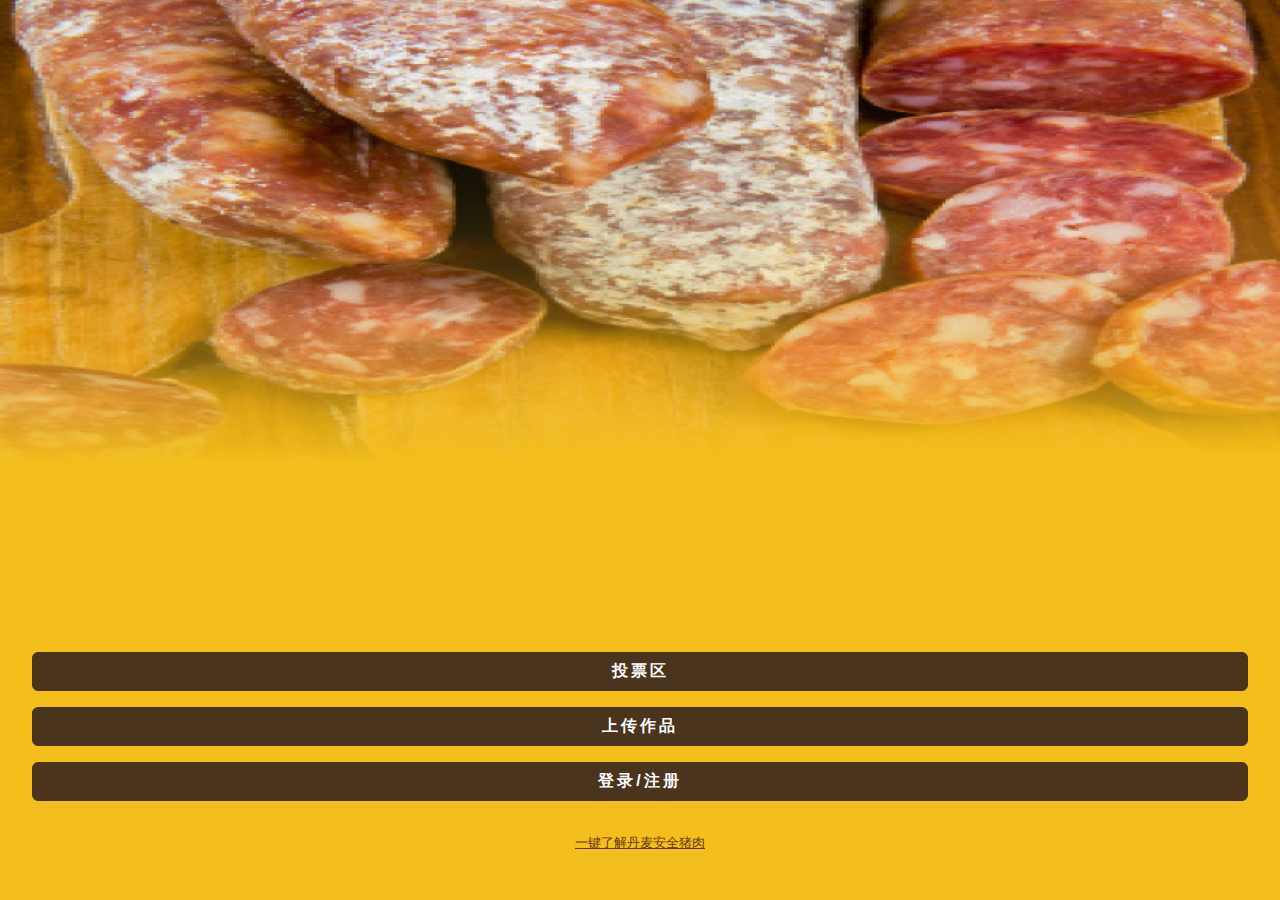
<file: index.html>
<!DOCTYPE html>
<html>
  <head>
    <meta charset="utf-8">
    <meta name="viewport" content="width=device-width, initial-scale=1">
    <title>邻里</title>
    <link rel="stylesheet" href="css/style.css" />
    <script src="js/jquery-1.11.1.min.js"></script>
    <script src="js/lili.js"></script>

  </head>
  <body>
  	
    <div class="full-background index-background">
        <div class="index-content">
        	<div class="choose-detail">
            	<button class="orange-btn" onClick="location.href='area.html'">投票区</button><br/>
                <button class="orange-btn" onClick="location.href='upload.html'">上传作品</button><br/>
                <button class="orange-btn" onClick="location.href='login.html'">登录/注册</button>
                <div>
                	<a href="#">一键了解丹麦安全猪肉</a>
                </div>
                
            </div>
        </div>
        
    </div>
    
  </body>
</html>
</file>
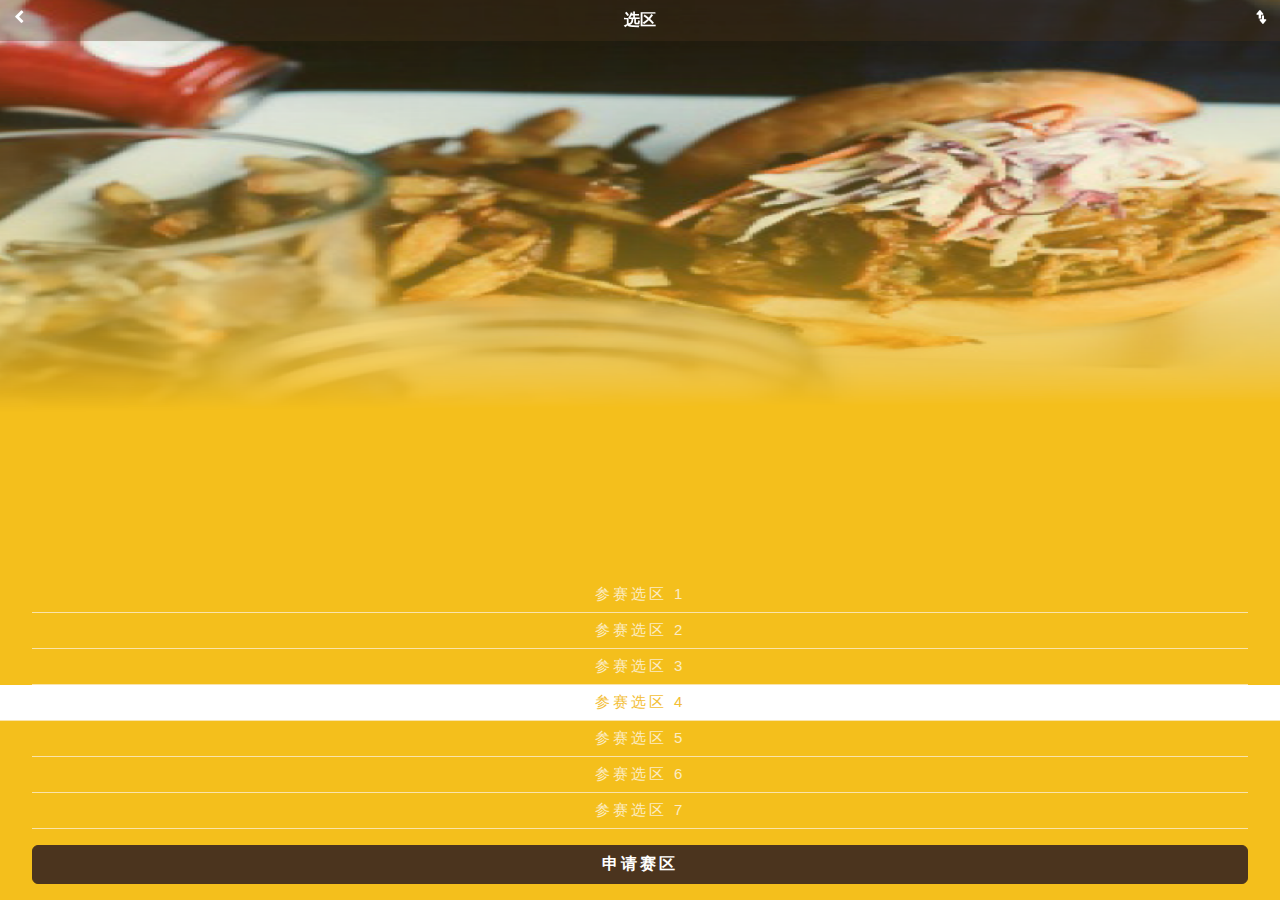
<file: area.html>
<!DOCTYPE html>
<html>
  <head>
    <meta charset="utf-8">
    <meta name="viewport" content="width=device-width, initial-scale=1">
    <title>邻里</title>
    <link rel="stylesheet" href="css/style.css" />
    <link rel="stylesheet" href="css/font.css" />
    <script src="js/jquery-1.11.1.min.js"></script>
    <script src="js/lili.js"></script>

  </head>
  <body>
  	
    <div class="full-background area-background">
    	<div class="header-style">
        	<a href="javascript:;" onclick="history.go(-1)" class="header-left"><span class="icon-chevron-left"></span></a>
            <h1>选区</h1>
            <a href="#" class="header-right"><span class="icon-topdown"></span></a>
        </div>
        <div class="area-content">
        	<ul>
            	<li>参赛选区 1</li>
                <li>参赛选区 2</li>
                <li>参赛选区 3</li>
                <li class="active">参赛选区 4</li>
                <li>参赛选区 5</li>
                <li>参赛选区 6</li>
                <li>参赛选区 7</li>
            </ul>
            <button class="orange-btn" onClick="location.href='vote.html'">申请赛区</button>
        </div>
        
    </div>
    
  </body>
</html>
</file>
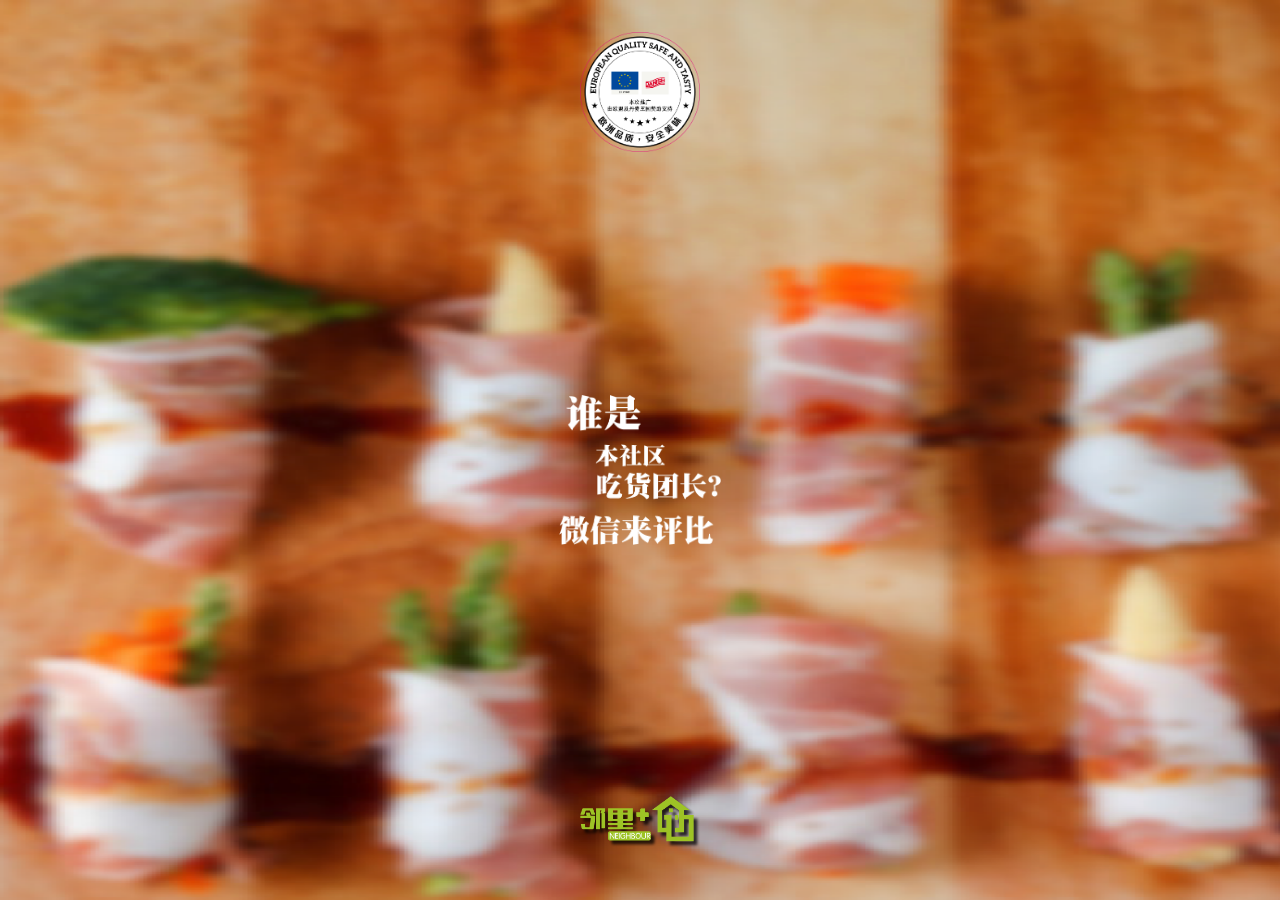
<file: guide-1.html>
<!DOCTYPE html>
<html>
  <head>
    <meta charset="utf-8">
    <meta name="viewport" content="width=device-width, initial-scale=1">
    <title>邻里</title>
    <link rel="stylesheet" href="css/style.css" />
    <script src="js/jquery-1.11.1.min.js"></script>
    <script src="js/lili.js"></script>

  </head>
  <body>
  	<a href="guide-2.html">
        <div class="guid guid-background-1">
            <img class="logo" src="images/logo-normal.png"/><br/>
            <div class="word">
            	<img src="images/guide-word-1.png"/>
            </div>
            
            <div class="bottom">
            	<img src="images/guide-logo.png"/>
            </div>
            
        </div>
        
    </a>
    
  </body>
</html>
</file>
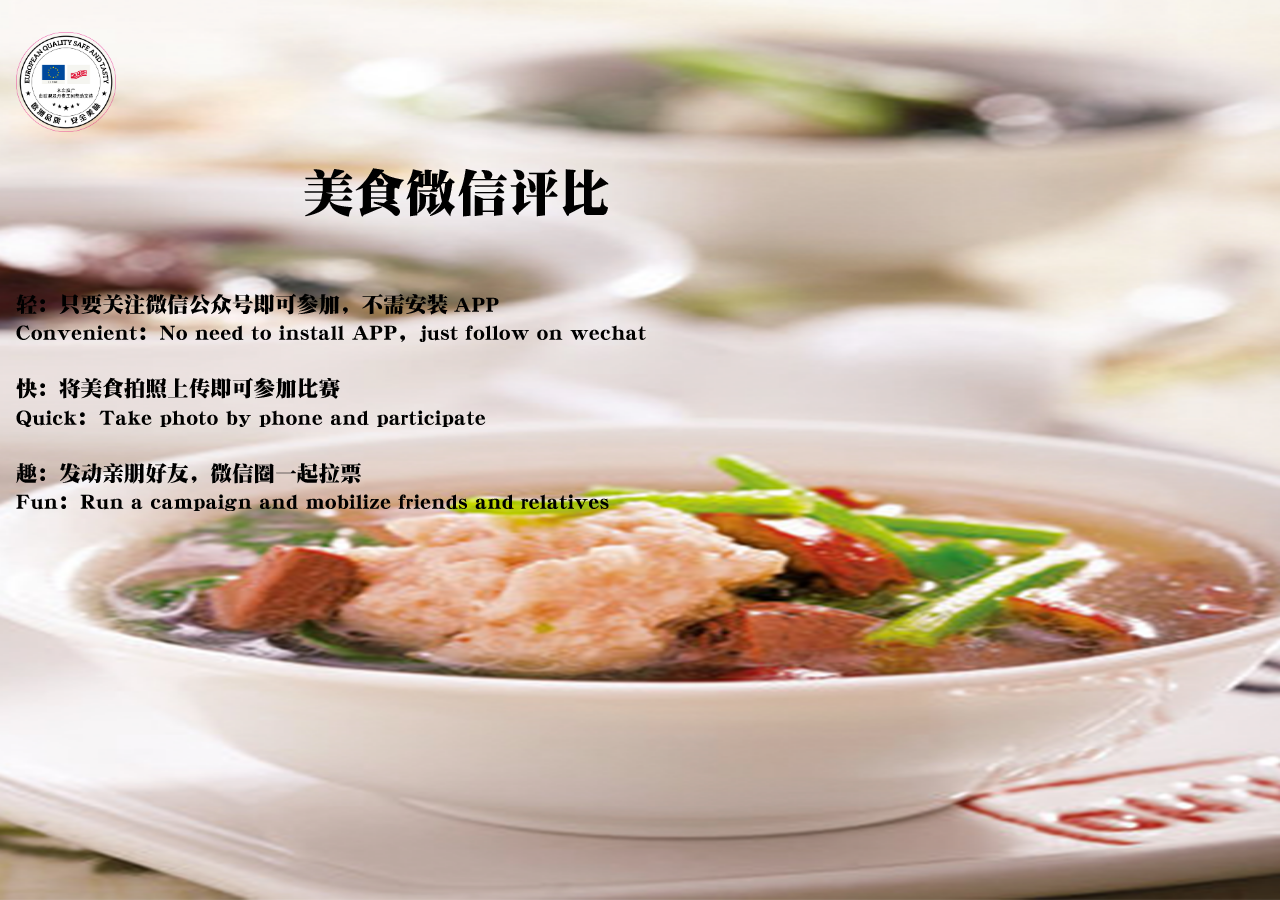
<file: guide-2.html>
<!DOCTYPE html>
<html>
  <head>
    <meta charset="utf-8">
    <meta name="viewport" content="width=device-width, initial-scale=1">
    <title>邻里</title>
    <link rel="stylesheet" href="css/style.css" />
    <script src="js/jquery-1.11.1.min.js"></script>
    <script src="js/lili.js"></script>

  </head>
  <body>
  	<a href="guide-3.html">
        <div class="guid-2 guid-background-2">
            <img class="logo" src="images/logo-normal.png"/><br/>
            
            <img src="images/guide-word-2.png"/>
           
        </div>
        
    </a>
    
  </body>
</html>
</file>
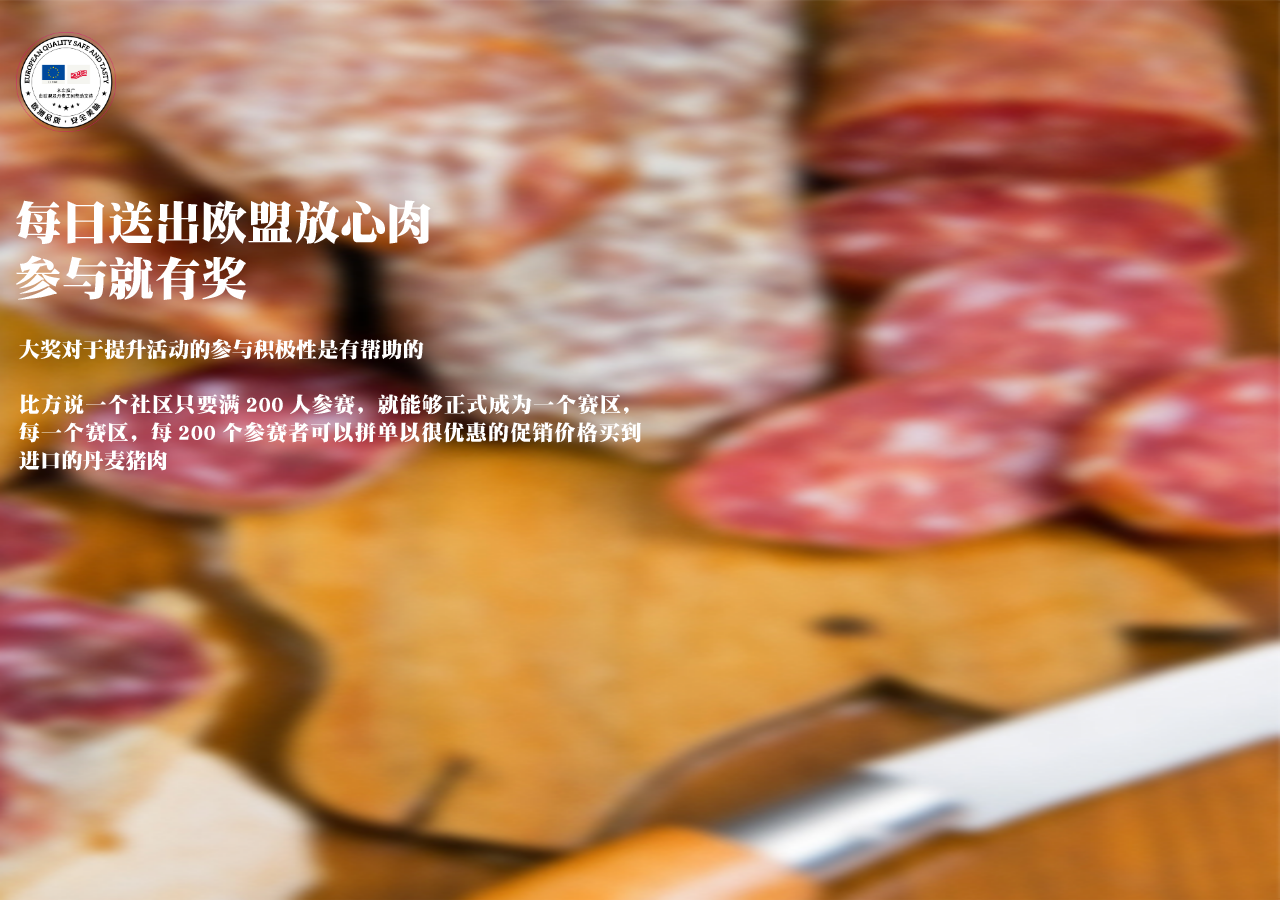
<file: guide-3.html>
<!DOCTYPE html>
<html>
  <head>
    <meta charset="utf-8">
    <meta name="viewport" content="width=device-width, initial-scale=1">
    <title>邻里</title>
    <link rel="stylesheet" href="css/style.css" />
    <script src="js/jquery-1.11.1.min.js"></script>
    <script src="js/lili.js"></script>

  </head>
  <body>
  	<a href="guide-4.html">
        <div class="guid-2 guid-background-3">
            <img class="logo" src="images/logo-normal.png"/><br/>
            
            <img style="margin-top: 2em;"src="images/guide-word-3.png"/>
            
        </div>
        
    </a>
    
  </body>
</html>
</file>
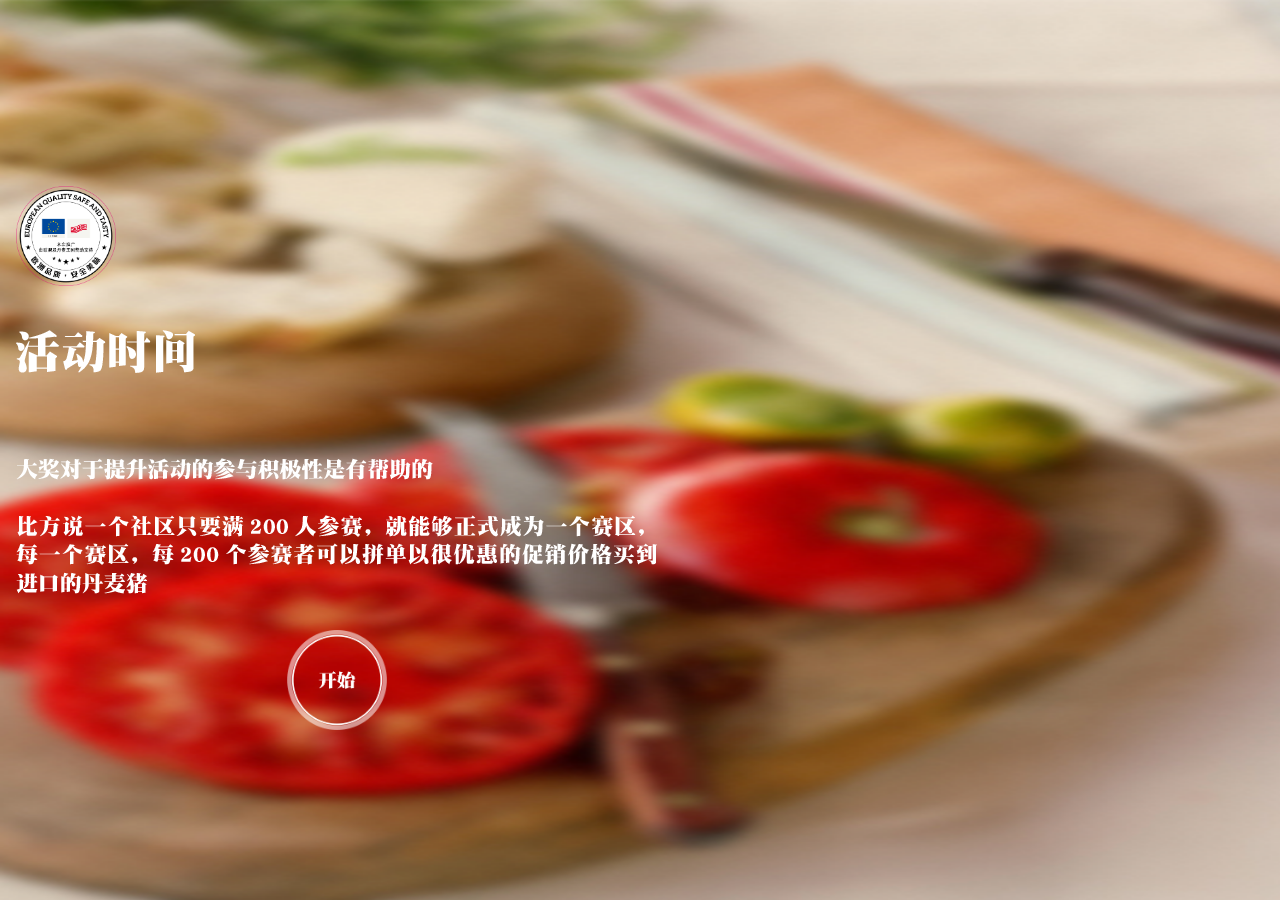
<file: guide-4.html>
<!DOCTYPE html>
<html>
  <head>
    <meta charset="utf-8">
    <meta name="viewport" content="width=device-width, initial-scale=1">
    <title>邻里</title>
    <link rel="stylesheet" href="css/style.css" />
    <script src="js/jquery-1.11.1.min.js"></script>
    <script src="js/lili.js"></script>

  </head>
  <body>
    <div class="guid-2 guid-background-4">
        <div class="guid-content">
            <img class="logo" src="images/logo-normal.png"/><br/>
                
                <div class="word">
                    <img src="images/guide-word-4.png"/>
                </div>
                
                <div class="start-btn">
                    <a href="index.html">
                        <img src="images/start-btn.png"/>
                    </a>
                </div>
         </div>
        
        
        
    </div>
      
  </body>
</html>
</file>
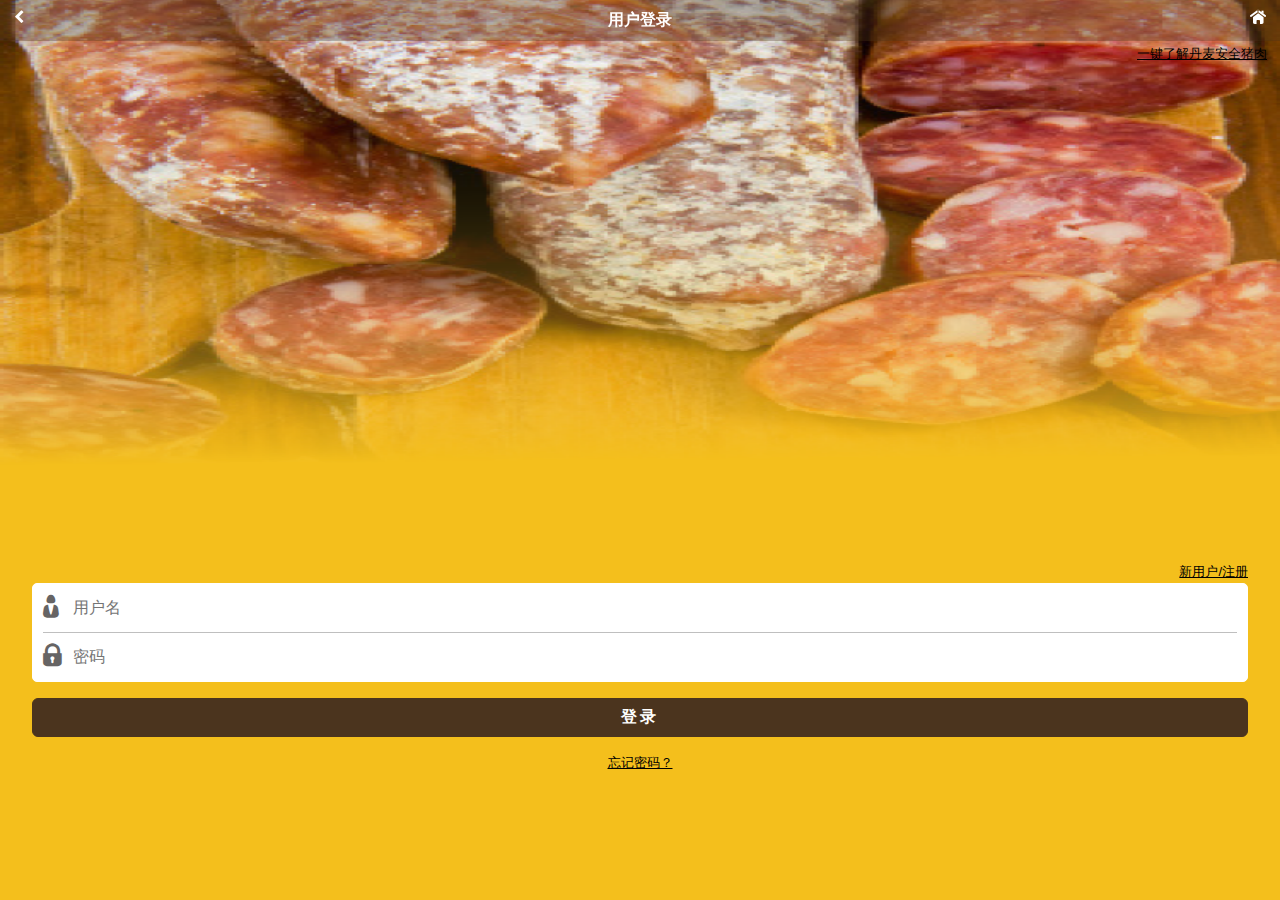
<file: login.html>
<!DOCTYPE html>
<html>
  <head>
    <meta charset="utf-8">
    <meta name="viewport" content="width=device-width, initial-scale=1">
    <title>邻里</title>
    <link rel="stylesheet" href="css/style.css" />
    <link rel="stylesheet" href="css/font.css" />
    <script src="js/jquery-1.11.1.min.js"></script>
    <script src="js/lili.js"></script>

  </head>
  <body>
  	
    <div class="full-background index-background">
    	<div class="header-style">
        	<a href="javascript:;" onclick="history.go(-1)" class="header-left"><span class="icon-chevron-left"></span></a>
            <h1>用户登录</h1>
            <a href="index.html" class="header-right"><span class="icon-home"></span></a>
        </div>
        <a href="#" class="top-link">一键了解丹麦安全猪肉</a>
        <div class="login-content">
        	
            <a class="float-right" href="register.html">新用户/注册</a>
        	<form class="form-group">
            	
                <div>
                	<span class="icon-person"></span>
                    <input type="text" placeholder="用户名" />
                </div>
                
                <div class="last">
                	<span class="icon-password"></span>
                    <input type="password" placeholder="密码" />
                </div>
            	
            </form>
            
            <button class="orange-btn" onClick="location.href='index.html'">登录</button>
            
            <div class="align-center"><a href="#" class="forget-password">忘记密码？</a></div>
        </div>
        
    </div>
    
  </body>
</html>
</file>
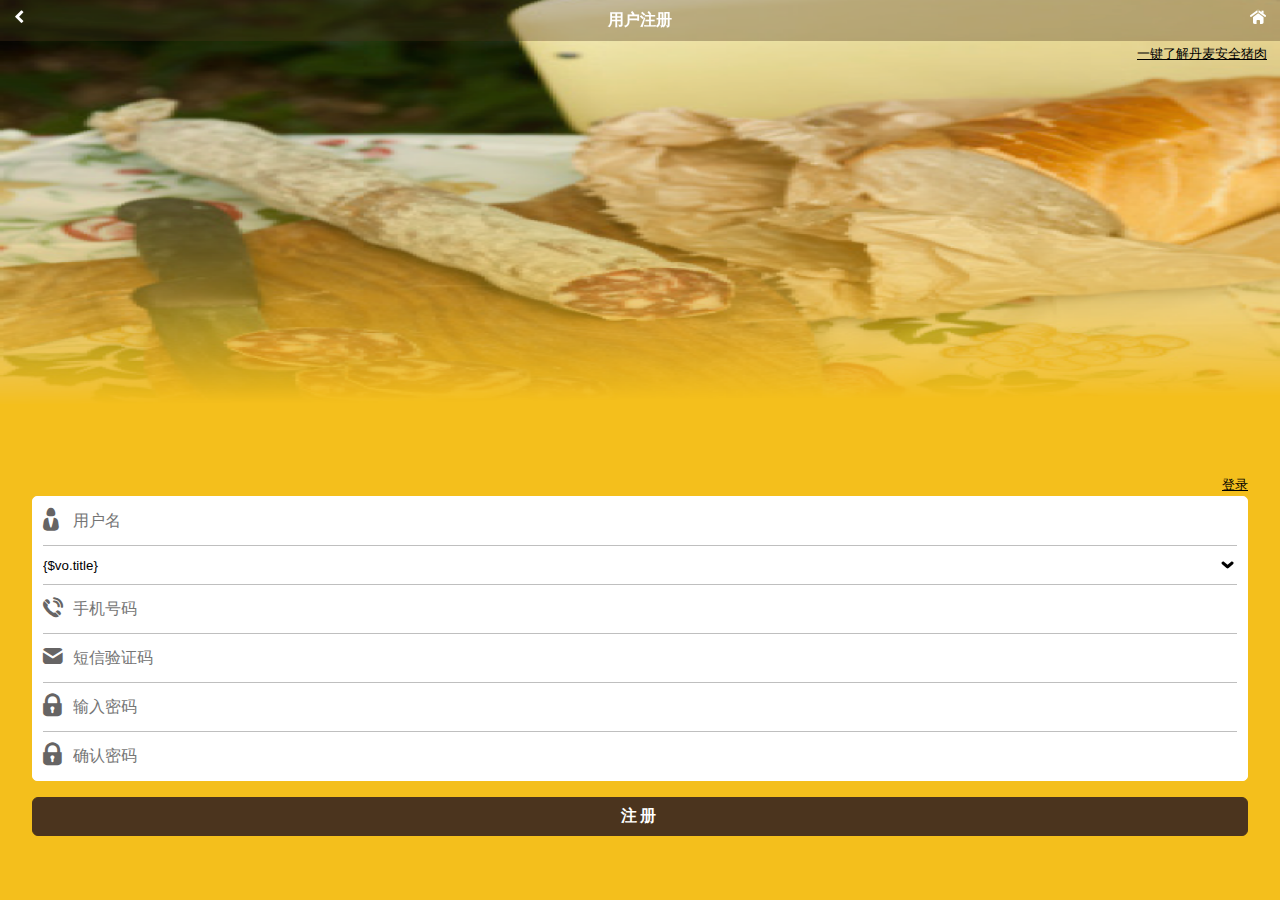
<file: register.html>
<!DOCTYPE html>
<html>
  <head>
    <meta charset="utf-8">
    <meta name="viewport" content="width=device-width, initial-scale=1">
    <title>邻里</title>
    <link rel="stylesheet" href="css/style.css" />
    <link rel="stylesheet" href="css/font.css" />
    <script src="js/jquery-1.11.1.min.js"></script>
    <script src="js/lili.js"></script>

  </head>
  <body>
  	
    <div class="full-background register-background">
    	<div class="header-style">
        	<a href="javascript:;" onclick="history.go(-1)" class="header-left"><span class="icon-chevron-left"></span></a>
            <h1>用户注册</h1>
            <a href="index.html" class="header-right"><span class="icon-home"></span></a>
        </div>
        <a href="#" class="top-link">一键了解丹麦安全猪肉</a>
        <div class="register-content">
        	
            <a class="float-right" href="login.html">登录</a>
        	<form class="form-group">
            	
                <div>
                	<span class="icon-person"></span>
                    <input type="text" placeholder="用户名" />
                </div>

                <div class="select-style">
                    <select id="select-choice-1"  class="select-choice-1" name="area"  >
                            <volist name="area" id="vo">
                            <option  value="{$vo.id}" >{$vo.title}</option>
                            </volist>
                    </select>
                 </div>
                
                <div>
                	<span class="icon-phone"></span>
                    <input type="text" placeholder="手机号码" />
                </div>
                
                <div>
                	<span class="icon-message"></span>
                    <input type="text" placeholder="短信验证码" />
                </div>
                
                <div>
                	<span class="icon-password"></span>
                    <input type="password" placeholder="输入密码" />
                </div>
                
                <div class="last">
                	<span class="icon-password"></span>
                    <input type="password" placeholder="确认密码" />
                </div>
            	
            </form>
            
            <button class="orange-btn" onClick="location.href='login.html'">注册</button>
            
        </div>
        
    </div>
    
  </body>
</html>
</file>
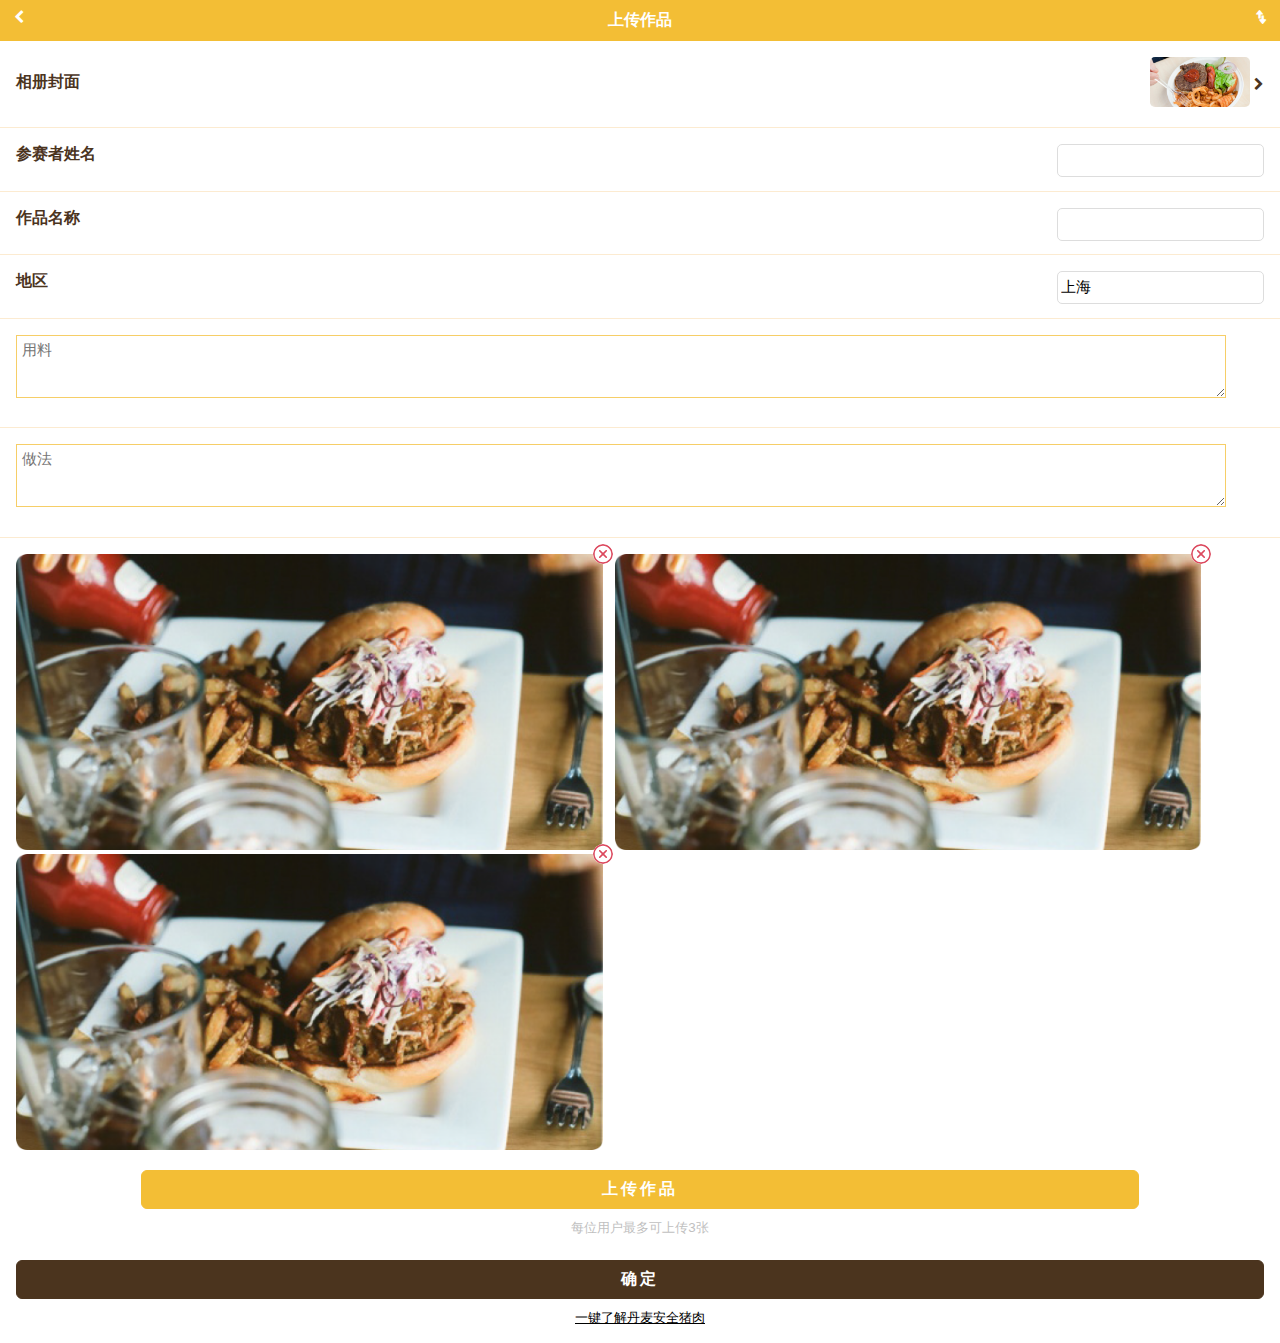
<file: upload.html>
<!DOCTYPE html>
<html>
  <head>
    <meta charset="utf-8">
    <meta name="viewport" content="width=device-width, initial-scale=1">
    <title>邻里</title>
    <link rel="stylesheet" href="css/style.css" />
    <link rel="stylesheet" href="css/font.css" />
    <script src="js/jquery-1.11.1.min.js"></script>
    <script src="js/lili.js"></script>

  </head>
  <body>
  	
    <div class="upload-content">
    	<div class="header-style yellow-background">
        	<a href="javascript:;" onclick="history.go(-1)" class="header-left"><span class="icon-chevron-left"></span></a>
            <h1>上传作品</h1>
            <a href="#" class="header-right"><span class="icon-topdown"></span></a>
        </div>
        
        <div class="upload-list">
        	<ul class="upload-info">
            	<li class="thumer">
                	<a href="#">
                    	<font>相册封面</font>
                        <span>
                        	<img src="images/vote-icon-3.png"/>
                            <small class="icon-chevron-right"></small>
                        </span>
                        
                    </a>
                    <div class="clear"></div>
                </li>
                <li>
                	<a href="#">
                    	<font>参赛者姓名</font>
                        <span>
                        	<input type="text"/>
                        </span>
                    </a>
                </li>
                <li>
                	<a href="#">
                    	<font>作品名称</font>
                        <span>
                        	<input type="text"/>
                        </span>
                    </a>
                </li>
                <li>
                	<a href="#">
                    	<font>地区</font>
                        <span>
                        	<input type="text" value="上海"/>
                        </span>
                    </a>
                </li>
                <li>
                	<textarea rows="3" placeholder="用料"></textarea>
                </li>
                <li>
                	<textarea rows="3" placeholder="做法"></textarea>
                </li>
            </ul>
            
            <div class="img-detail">
            	<ul>
               		<li>
                    	<img src="images/vote-icon-1.png"/>
                        <a href="#"><img class="del" src="images/detel.svg"/></a>
                    </li> 
                    <li>
                    	<img src="images/vote-icon-1.png"/>
                        <a href="#"><img class="del" src="images/detel.svg"/></a>
                    </li> 
                    <li>
                    	<img src="images/vote-icon-1.png"/>
                        <a href="#"><img class="del" src="images/detel.svg"/></a>
                    </li>  
                </ul>
                <div class="clear"></div>
                <button class="yellow-btn">上传作品</button>
                <small>每位用户最多可上传3张</small>
                <button class="orange-btn">确定</button>
                <a href="#">一键了解丹麦安全猪肉</a>
            </div>
            
        </div>
        
    </div>
    
  </body>
</html>
</file>
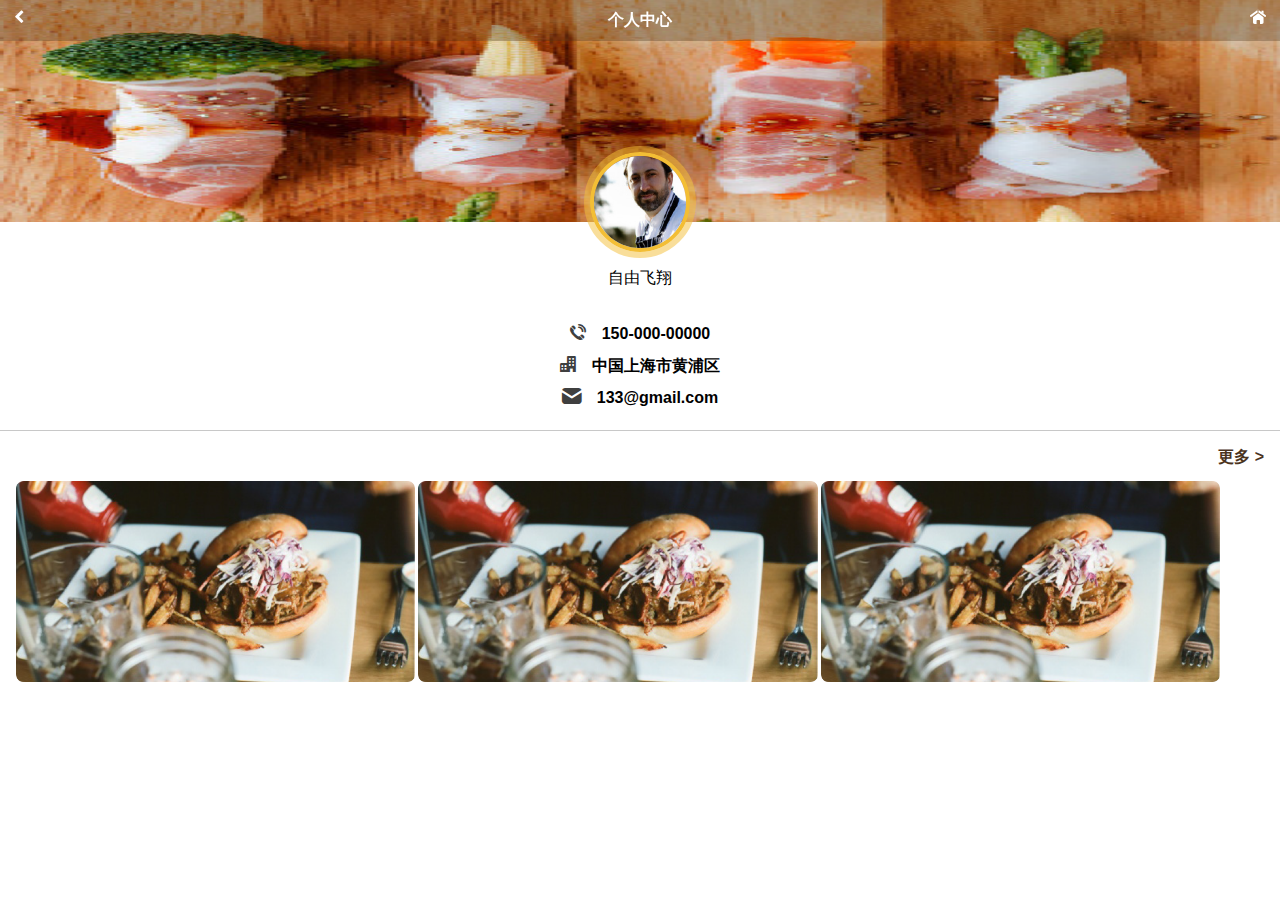
<file: usercenter.html>
<!DOCTYPE html>
<html>
  <head>
    <meta charset="utf-8">
    <meta name="viewport" content="width=device-width, initial-scale=1">
    <title>邻里</title>
    <link rel="stylesheet" href="css/style.css" />
    <link rel="stylesheet" href="css/font.css" />
    <script src="js/jquery-1.11.1.min.js"></script>
    <script src="js/lili.js"></script>

  </head>
  <body>
  	
    <div class="usercenter">
    	<div class="header-style">
        	<a href="javascript:;" onclick="history.go(-1)" class="header-left"><span class="icon-chevron-left"></span></a>
            <h1>个人中心</h1>
            <a href="index.html" class="header-right"><span class="icon-home"></span></a>
        </div>
        
        <a href="#" class="top-link">一键了解丹麦安全猪肉</a>
        <div class="usercenter-content">
        	
            <div class="usericon-background">
            	<div class="align-center">
                    <div>
                        <img src="images/user-icon.png"/>
                        <h4>自由飞翔</h4>
                    </div>
                </div>
            </div>
            
            <div class="user-detail">
            	<h4><span class="icon-phone"></span><font>150-000-00000</font></h4>
            	<h4><span class="icon-houser"></span><font>中国上海市黄浦区</font></h4>
            	<h4><span class="icon-message"></span><font>133@gmail.com</font></h4>
            </div>
            
            <div class="user-img">
            	<div class="align-right"><a href="#">更多 ></a></div>
                <ul>
                	<li><img src="images/vote-icon-1.png"/></li>
                    <li><img src="images/vote-icon-1.png"/></li>
                    <li><img src="images/vote-icon-1.png"/></li>
                </ul>
                <div class="clear"></div>
            </div>
            
        </div>
        
    </div>
    
  </body>
</html>
</file>
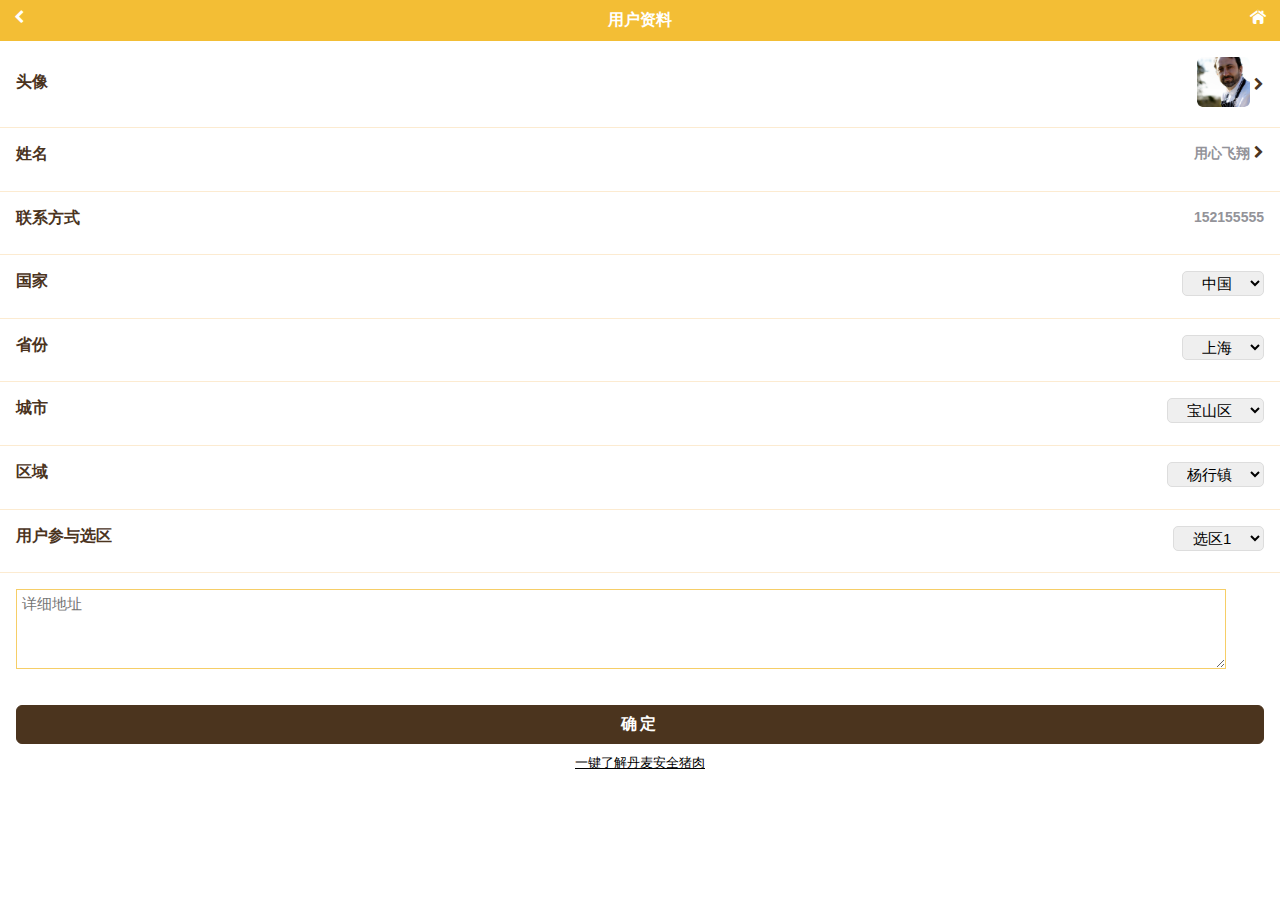
<file: userdetail.html>
<!DOCTYPE html>
<html>
  <head>
    <meta charset="utf-8">
    <meta name="viewport" content="width=device-width, initial-scale=1">
    <title>邻里</title>
    <link rel="stylesheet" href="css/style.css" />
    <link rel="stylesheet" href="css/font.css" />
    <script src="js/jquery-1.11.1.min.js"></script>
    <script src="js/lili.js"></script>

  </head>
  <body>
  	
    <div class="upload-content">
    	<div class="header-style yellow-background">
        	<a href="javascript:;" onclick="history.go(-1)" class="header-left"><span class="icon-chevron-left"></span></a>
            <h1>用户资料</h1>
            <a href="#" class="header-right"><span class="icon-home"></span></a>
        </div>
        
        <div class="upload-list">
        	<ul class="upload-info">
            	<li class="thumer">
                	<a href="#">
                    	<font>头像</font>
                        <span>
                        	<img src="images/user-icon.png"/>
                            <small class="icon-chevron-right"></small>
                        </span>
                        
                    </a>
                    <div class="clear"></div>
                </li>
                <li>
                	<a href="#">
                    	<font>姓名</font>
                        <span>
                        	<font>用心飞翔</font>
                        	<small class="icon-chevron-right"></small>
                        </span>
                    </a>
                </li>
                <li>
                	<a href="#">
                    	<font>联系方式</font>
                        <span>
                        	<font>152155555</font>
                        </span>
                    </a>
                </li>
                <li>
                	<a href="#">
                    	<font>国家</font>
                        <span>
                        	<select>
                            	<option>中国</option>
                                <option>外国</option>
                            </select>
                        </span>
                    </a>
                </li>
                <li>
                	<a href="#">
                    	<font>省份</font>
                        <span>
                        	<select>
                            	<option>上海</option>
                                <option>外国</option>
                            </select>
                        </span>
                    </a>
                </li>
                <li>
                	<a href="#">
                    	<font>城市</font>
                        <span>
                        	<select>
                            	<option>宝山区</option>
                                <option>外国</option>
                            </select>
                        </span>
                    </a>
                </li>
                <li>
                	<a href="#">
                    	<font>区域</font>
                        <span>
                        	<select>
                            	<option>杨行镇</option>
                                <option>外国</option>
                            </select>
                        </span>
                    </a>
                </li>
                <li>
                	<a href="#">
                    	<font>用户参与选区</font>
                        <span>
                        	<select>
                            	<option>选区1</option>
                                <option>外国</option>
                            </select>
                        </span>
                    </a>
                </li>
                <li class="last">
                	<textarea rows="4" placeholder="详细地址"></textarea>
                </li>
            </ul>
            
            <div class="img-detail">
                <button class="orange-btn" style="margin-top: -1em;">确定</button>
                <a href="#">一键了解丹麦安全猪肉</a>
            </div>
            
        </div>
        
    </div>
    
  </body>
</html>
</file>
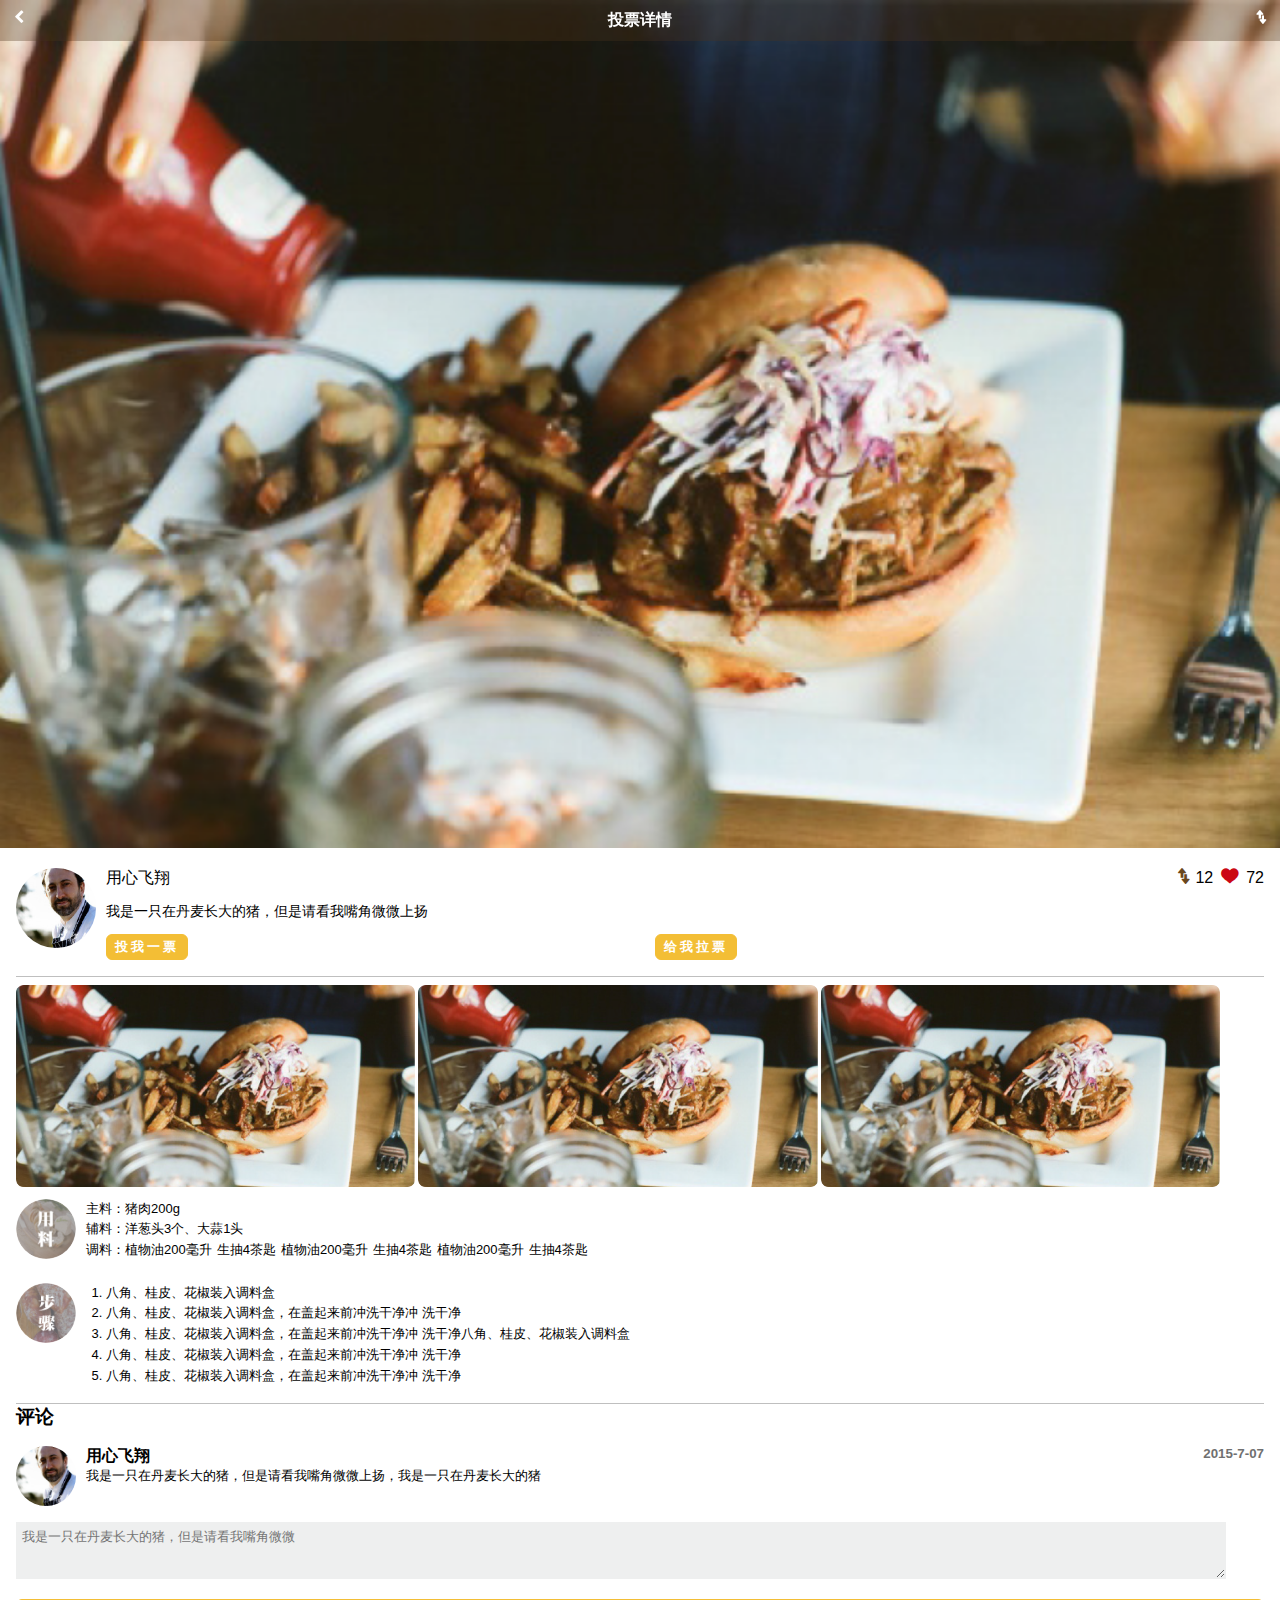
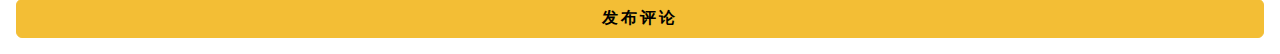
<file: vote-detail.html>
<!DOCTYPE html>
<html>
  <head>
    <meta charset="utf-8">
    <meta name="viewport" content="width=device-width, initial-scale=1">
    <title>邻里</title>
    <link rel="stylesheet" href="css/style.css" />
    <link rel="stylesheet" href="css/font.css" />
    <script src="js/jquery-1.11.1.min.js"></script>
    <script src="js/lili.js"></script>

  </head>
  <body>
  	
    <div class="vote-detail-content">
    	<div class="header-style">
        	<a href="javascript:;" onclick="history.go(-1)" class="header-left"><span class="icon-chevron-left"></span></a>
            <h1>投票详情</h1>
            <a href="#" class="header-right"><span class="icon-topdown"></span></a>
        </div>
        <a href="#" class="top-link">一键了解丹麦安全猪肉</a>
        <div class="vote-detail">
        	
            <div class="goods-detail">
            	<img src="images/vote-deail.png"/>
                <!--<div>
                	<span class="icon-heater active"></span>72
                </div>-->
            </div>
            
            <div class="user-info">
            	<img src="images/user-icon.png"/>
                <div class="user-right">
                	<h4>
                        用心飞翔
                        <div class="attention" style="float: right;">
                            <span class="icon-heater active"></span>72
                        </div>
                        <font style="margin-right: 8px;"><span class="icon-topdown" style="color: #6A471D;margin-right: 5px;"></span>12</font>
                        
                        
                    </h4>
                    <p>我是一只在丹麦长大的猪，但是请看我嘴角微微上扬</p>
                    <ul>
                        <li><button class="yellow-btn">投我一票</button></li>
                        <li><button class="yellow-btn">给我拉票</button></li>
                    </ul>
                    <div class="clear"></div>
                </div>
                
                <div class="detail">
                	<ul>
                        <li><img src="images/vote-icon-1.png"/></li> 
                        <li><img src="images/vote-icon-1.png"/></li> 
                        <li><img src="images/vote-icon-1.png"/></li> 
                    </ul>
                    <div class="clear"></div>
                    <div>
                    	<img src="images/use-thing.png"/>
                        <div class="detail-right">
                        	<ul>
                            	<li>主料：猪肉200g</li>
                                <li>辅料：洋葱头3个、大蒜1头</li>
                                <li class="food">
                                	<font>调料：</font>
                                	<ul>
                                    	<li>植物油200毫升</li>
                                        <li>生抽4茶匙</li>
                                        <li>植物油200毫升</li>
                                        <li>生抽4茶匙</li>
                                        <li>植物油200毫升</li>
                                        <li>生抽4茶匙</li>
                                    </ul>
                                </li>
                            </ul>
                        </div>
                    </div>
                    <div class="clear"></div>
                    
                    <div>
                    	<img src="images/step.png"/>
                        <div class="detail-right" style="padding-left: 90px;">
                        	<ol>
                            	<li>八角、桂皮、花椒装入调料盒</li>
                                <li>八角、桂皮、花椒装入调料盒，在盖起来前冲洗干净冲 洗干净</li>
                            	<li>八角、桂皮、花椒装入调料盒，在盖起来前冲洗干净冲 洗干净八角、桂皮、花椒装入调料盒</li>
                                <li>八角、桂皮、花椒装入调料盒，在盖起来前冲洗干净冲 洗干净</li>
                                <li>八角、桂皮、花椒装入调料盒，在盖起来前冲洗干净冲 洗干净</li>
                            </ol>
                        </div>
                    </div>
                    
                </div>
                
                <div class="comment">
                	<h3>评论</h3>
                    <div>
                    	<img src="images/user-icon.png"/>
                        <div class="comment-right">
                        	<h4>用心飞翔<small>2015-7-07</small></h4>
                            <p>我是一只在丹麦长大的猪，但是请看我嘴角微微上扬，我是一只在丹麦长大的猪</p>
                        </div>
                    </div>
                    <textarea rows="3" placeholder="我是一只在丹麦长大的猪，但是请看我嘴角微微"></textarea>
                    <button class="yellow-btn">发布评论</button>
                </div>
                
                
               
                
            </div>
        </div>
        
    </div>
    
  </body>
</html>
</file>
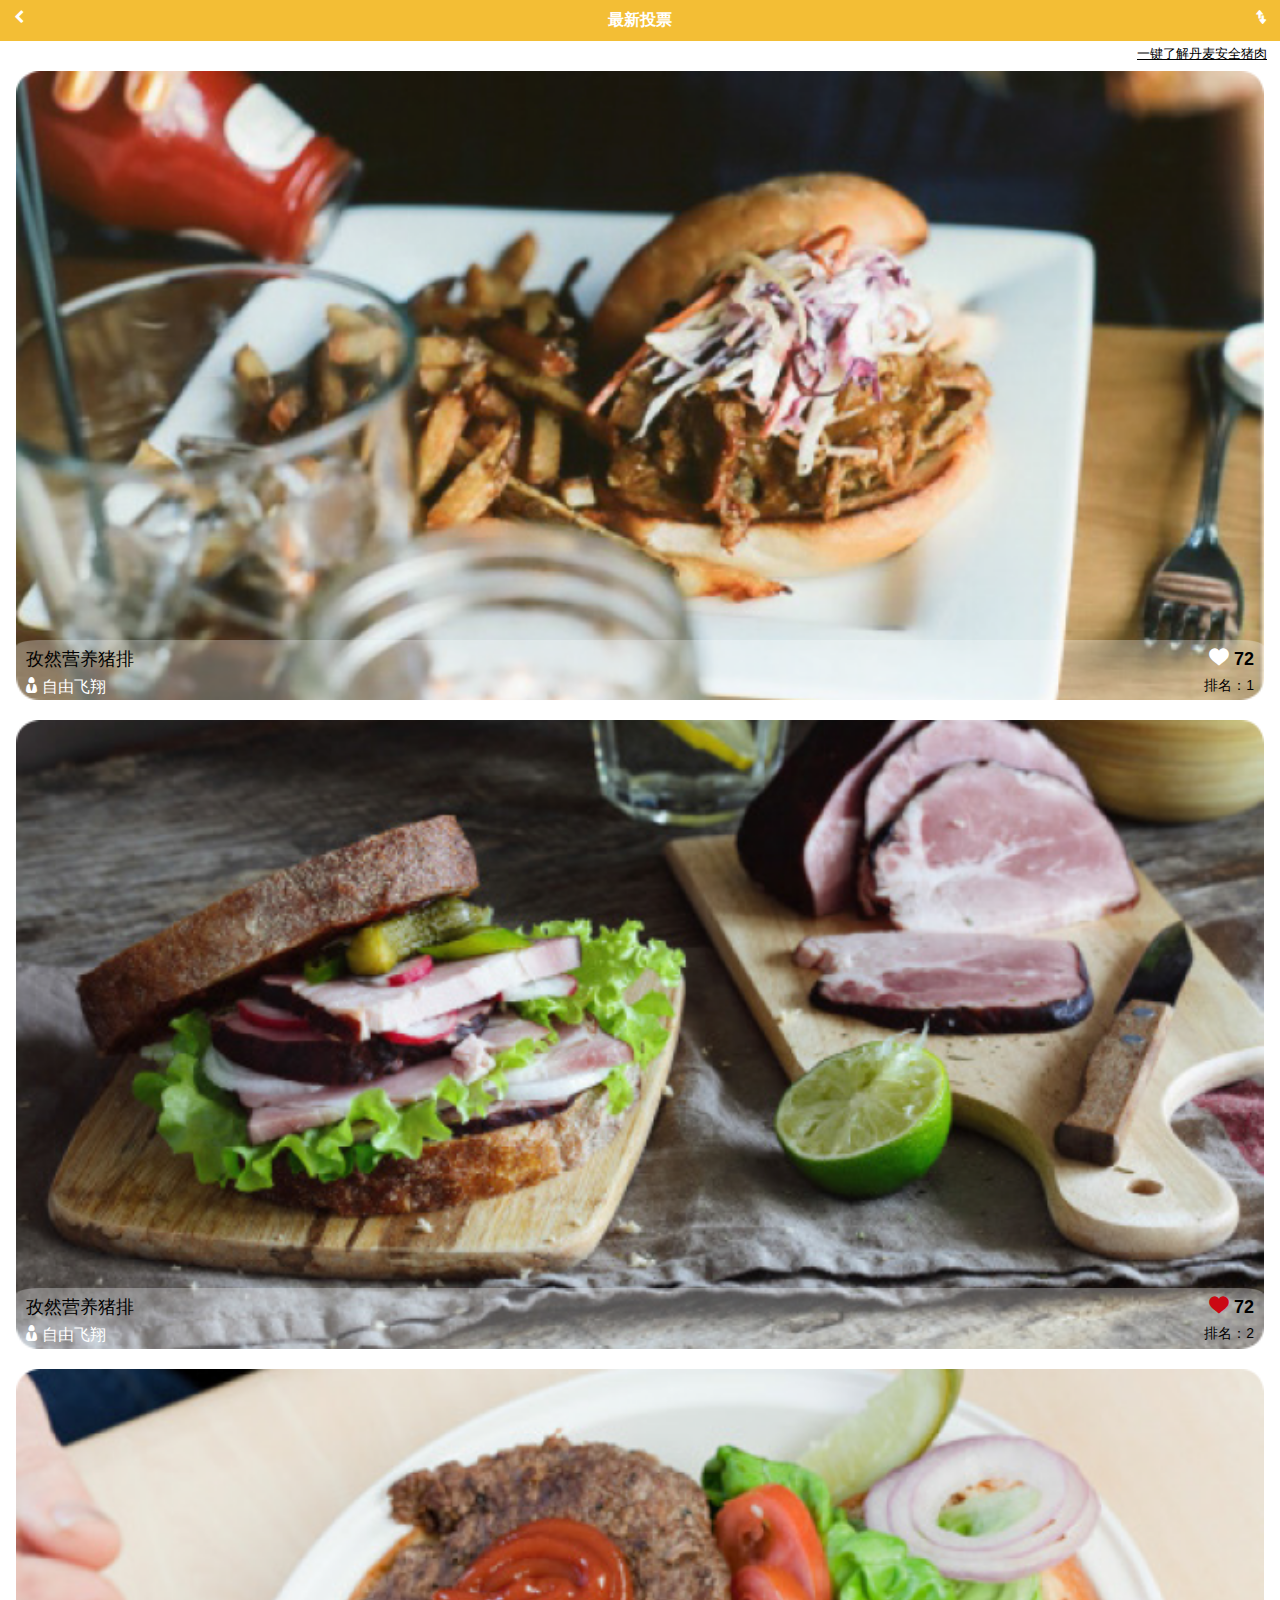
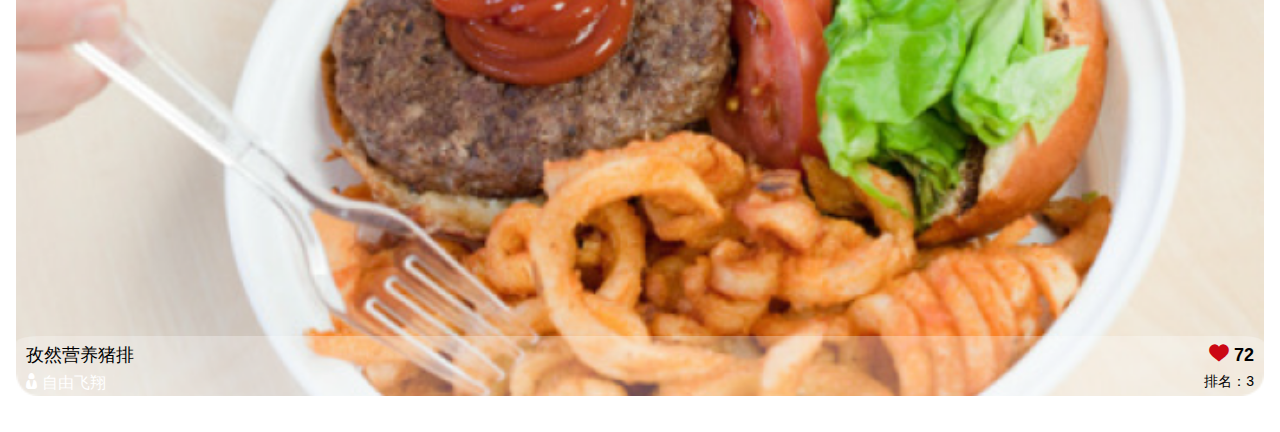
<file: vote.html>
<!DOCTYPE html>
<html>
  <head>
    <meta charset="utf-8">
    <meta name="viewport" content="width=device-width, initial-scale=1">
    <title>邻里</title>
    <link rel="stylesheet" href="css/style.css" />
    <link rel="stylesheet" href="css/font.css" />
    <script src="js/jquery-1.11.1.min.js"></script>
    <script src="js/lili.js"></script>

  </head>
  <body>
  	
    <div class="vote-content">
    	<div class="header-style yellow-background">
        	<a href="javascript:;" onclick="history.go(-1)" class="header-left"><span class="icon-chevron-left"></span></a>
            <h1>最新投票</h1>
            <a href="#" class="header-right"><span class="icon-topdown"></span></a>
        </div>
        <a href="#" class="top-link">一键了解丹麦安全猪肉</a>
        <div class="vote-list">
        	<ul>
            	<li>
                	<a href="#">
                    	<img src="images/vote-icon-1.png"/>
                        <div class="row1">
                        	<h3>孜然营养猪排<div><span class="icon-heater"></span>72</div></h3>
                            <p>
                            	<span><font class="icon-person"></font>自由飞翔</span>
                                <font>排名：1</font>
                            </p>
                        </div>
                    </a>
                </li>
                <li>
                	<a href="#">
                    	<img src="images/vote-icon-2.png"/>
                        <div class="row2">
                        	<h3>孜然营养猪排<div><span class="icon-heater active"></span>72</div></h3>
                            <p>
                            	<span><font class="icon-person"></font>自由飞翔</span>
                                <font>排名：2</font>
                            </p>
                        </div>
                    </a>
                </li>
                <li>
                	<a href="#">
                    	<img src="images/vote-icon-3.png"/>
                        <div class="row3">
                        	<h3>孜然营养猪排<div><span class="icon-heater active"></span>72</div></h3>
                            <p>
                            	<span><font class="icon-person"></font>自由飞翔</span>
                                <font>排名：3</font>
                            </p>
                        </div>
                    </a>
                </li>
            </ul>
            
        </div>
        
    </div>
    
  </body>
</html>
</file>
<file: css/style.css>
@charset "utf-8";

* {
	padding: 0;
	margin: 0;	
}

body {
	font-family: 微软雅黑,sans-serif;	
}

ul {
	list-style: none;	
}

button,
input,
h1,h2,h3,h4,h5,h6,
p,
textarea,select {
	font-family: 微软雅黑,sans-serif!important;	
}

.orange-btn {
	background: #4b341e;
	border: 1px solid #4b341e;
	border-radius: 6px;
	padding: 8px;
	font-size: 16px;
	width: 100%;
	color: #fff;
	margin-top: 1em;
	font-weight: bold;
	letter-spacing: 3px;
}

.yellow-btn {
	background: #f3be35;
	border: 1px solid #f3be35;
	border-radius: 6px;
	padding: 8px;
	font-size: 16px;
	/*width: 80%;*/
	color: #fff;
	margin-top: 1em;
	font-weight: bold;
	letter-spacing: 3px;
	/*margin-left: 10%;
	margin-right: 10%;*/
}

.align-center {
	text-align: center;	
}

.align-right {
	text-align: right;	
}

.clear {
	clear: both;	
}

/*头部*/
.header-style {
	background: url(../images/transparent-header-background.png) repeat;
	position: fixed;
	right: 0;
	left: 0;
	top: 0;	
	padding: 10px;
	z-index: 2;
}

.yellow-background {
	background: #f3be35;
	position: relative;
}

.header-style a {
	text-decoration: none;
	font-size: 14px;
	color: #fff;
	top: 10px;	
}

.header-style .header-left {
	position: absolute;
	left: 1em;	
}

.header-style .header-right {
	position: absolute;
	right: 1em;	
}

.header-style h1 {
	padding-left: 2em;
	padding-right: 2em;
	text-align: center;
	font-size: 16px;
	color: #fff;	
}

/*引导页*/
.guid-2 {
	padding: 32px 16px;	
}

.guid-2 img {
	max-width: 100%;	
}

.guid-background-1 {
	background: url(../images/guide-background-1.png) no-repeat bottom;
	background-size: 100% 100%;	
	text-align: center;
	padding: 0;
}

.guid-background-2 {
	background: url(../images/guide-background-2.png) no-repeat bottom;
	background-size: 100% 100%;	
}

.guid-background-3 {
	background: url(../images/guide-background-3.png) no-repeat bottom;
	background-size: 100% 100%;	
}

.guid-background-4 {
	background: url(../images/guide-background-4.png) no-repeat bottom;
	background-size: 100% 100%;	
	position: relative;
}

.guid-background-1 img.logo {
	width: 120px;
	margin-top: 2em;
	margin-bottom: 2em;
}

.guid-background-2 img.logo,
.guid-background-3 img.logo,
.guid-background-4 img.logo {
	width: 100px;
	margin-bottom: 2em;
}

.guid-background-1 .word {
	position: absolute;
	left: 0;
	right: 0;
}

.guid-background-4 .word {
	/*position: absolute;
	left: 1em;
	right: 1em;
	top: 12em;*/
	margin-top: 0.5em;
}

.guid-background-1 .word img {
	height:	150px;
}

.guid-background-1 .bottom {
	position: absolute;
	left: 0;
	right: 0;
	bottom: 3em;
}

.guid-background-1 .bottom img {
	 width: 120px;
}

.guid-background-4 .start-btn {
	text-align: center;	
	/*position: absolute;
	left: 1em;
	right: 1em;
	bottom: 4em;*/
	margin-top: 2em;
}

.guid-background-4 .start-btn img {
	height: 100px;	
}

.guid-background-4 .guid-content {
	position: absolute;	
}

/*首页*/
.index-background {
	background: url(../images/index-background.png) no-repeat bottom;
	background-size: 100% 100%;
}

.index-background .index-content {
	position: absolute;
	right: 2em;
	left: 2em;
	bottom: 3em;	
}

.index-background .choose-detail {
	text-align: center;	
}

/*.index-background .choose-detail button {
	
}*/

.index-background .choose-detail a {
	color: #69390e;
	font-size: 13px;
	text-decoration: underline;
	
}

.index-background .choose-detail>div {
	margin-top: 2em;
}

/*选区*/
.area-background  {
	background: url(../images/area-background.png) no-repeat bottom;
	background-size: 100% 100%;
}

.area-background .area-content {
	position: absolute;
	right: 2em;
	left: 2em;
	bottom: 1em;	
}

.area-background .area-content li {
	text-align: center;
	border-bottom: 1px solid #fae4aa;
	color: #fcecc4;
	font-size: 15px;
	padding: 8px;
	letter-spacing: 3px;	
}

.area-background .area-content li.active {
	background: #fff;
	color: #f3be35;
	margin-left: -32px;
	margin-right: -32px;	
}

/*登陆*/
.login-content a {
	font-size: 13px;
	color: #000000;
	text-decoration: underline;
}

.top-link {
	position: absolute;
	top: 45px;
	right: 1em;
	font-size: 13px;
	color: #000000;
	text-decoration: underline;
}

.login-content {
	position: absolute;
	right: 2em;
	left: 2em;
	bottom: 8em;	
}

.float-right {
	float: right;	
}

.login-content .form-group a {
	color: #666464;
}

.form-group {
	background: #fff;
	border-radius : 5px;
	border: 1px solid #fff;
	margin-top: 20px;
	padding-left: 10px;	
	padding-right: 10px;
}

.form-group>div {
	position: relative;	
	padding-top: 10px;
	padding-bottom: 10px;
  	border-bottom: 1px solid #bfbfbf;
}

.form-group>div.select-style {
	background: url(../images/arrow-down.svg) no-repeat right center;
	background-size: 20px;
	  overflow: hidden;
}

.form-group>div.select-style select {
	background: transparent;
	border: 0;
	appearance: none;
	-moz-appearance: none;
	-webkit-appearance: none;
	width: 100%;
}

.form-group>div.last {
	border-bottom: 0;	
}

.form-group>div span {
	position: absolute;	
	color: #666464;
	font-size: 23px;
}

.form-group>div span.icon-message {
	font-size: 16px;
	margin-top: 4px;
}

.form-group>div span.icon-phone {
	font-size: 20px;
	margin-top: 2px;
}

.form-group>div input {
	margin-left: 25px;
	padding: 5px;
	border: 0;
	font-size: 16px;	
}

.login-content .align-center {
	margin-top: 1em;	
}

/*注册*/
.register-background {
	background: url(../images/register-background.png) no-repeat bottom;
	background-size: 100% 100%;
}

.register-content {
	position: absolute;
	right: 2em;
	left: 2em;
	bottom: 4em;	
}

.register-content>a {
	font-size: 13px;
	color: #000000;
	text-decoration: underline;
}

/*投票*/
.vote-list {
	margin-top: 14px;
	padding: 1em;	
}

.vote-list li {
	position: relative;	
	border-radius: 3px;
	margin-bottom: 1em;
}

.vote-list li a {
	text-decoration: none;	
}

.vote-list li a>img {
	width: 100%;	
}

.vote-list li a>div {
	background: url(../images/vote-cover.png) no-repeat;
	background-size: 100% 100%;	
	position: absolute;
	right: 0;
	left: 0;
	bottom: 0;
	padding: 5px 10px;
	line-height: 1.6;
}

.vote-list li a>div {
	background: url(../images/vote-cover.png) no-repeat;
	background-size: 100% 100%;	
	position: absolute;
	right: 0;
	left: 0;
	bottom: 0;
	padding: 5px 10px;
	line-height: 1.6;
}

.vote-list li a>div {
	background: url(../images/vote-cover.png) no-repeat;
	background-size: 100% 100%;	
	position: absolute;
	right: 0;
	left: 0;
	bottom: 0;
	padding: 5px 10px;
	line-height: 1.6;
}

.vote-list h3 {
	color: #000;
	font-weight: normal;	
	font-size: 18px;
}

.vote-list h3 div {
	float: right;
	font-weight: bold;	
	
}

.vote-list h3 div span {
	color: #fff;
	font-weight: normal;
	margin-right: 5px;	
}

.vote-list h3 div span.active {
	color: #cb0814;
}

.vote-list p {
	color: #fff;
}

.vote-list p>span font {
	margin-right: 5px;	
}

.vote-list p>font {
	float: right;
	color: #000;	
	font-size: 14px;
}

/*个人中心*/
.usercenter-content .usericon-background {
	background: url(../images/usercenter-icon.png) no-repeat;
	background-size: 100% 100%;
	min-height: 222px;	
	position: relative;
}

.usercenter-content .usericon-background .align-center {
	position: absolute;
	right: 0;
	left: 0;
	bottom: -65px;
}

.usercenter-content .usericon-background .align-center>div {
	display: inline-block;
	width: 100px;
	height: 100px;
	border-radius: 50%;
	border: 6px solid rgba(243,190,53,0.5);
}

.usercenter-content .usericon-background .align-center>div img {
	width: 92px;
	height: 92px;
	border-radius: 50%;
	border: 4px solid #f3be35;
}

.usercenter-content .usericon-background .align-center>div h4 {
	color: #000;
	font-weight: normal;	
	margin-top: 12px;
}

.usercenter-content .user-detail {
	text-align: center;
	margin-top: 88px;
	border-bottom: 1px solid #c8c8c8;
	padding: 8px;
	padding-bottom: 1em;
	line-height: 2;
}

.usercenter-content .user-detail>div {
	position: relative;	
}

.usercenter-content .user-detail span {
	color: #3f3f3f;
	font-weight: normal;
}

.usercenter-content .user-detail h4 {
	color: #000000;
	
}

.usercenter-content .user-detail h4 font {
	margin-left: 1em;	
}

.usercenter-content .user-img {
	padding: 1em;	
	margin-bottom: 2em;
}

.usercenter-content .user-img .align-right {
	
	margin-bottom: 0.8em;	
}

.usercenter-content .user-img .align-right a {
	color: #4b341e;
	text-decoration: none;
	font-weight: bold;
}

.usercenter-content .user-img ul {
	text-align: center;	
}

.usercenter-content .user-img li {
	float: left;
	display: inline-block;
	width: 32%;	
	margin-right: 3px;
}

.usercenter-content .user-img li img {
	width: 100%;
	border-radius: 5px;	
}

/*上传作品*/
.upload-list .upload-info li {
	border-bottom: 1px solid #fcebd1;
	padding: 1em 1em 1.6em 1em;
	position: relative;	
}

.upload-list .upload-info li.last {
	border-bottom: 0;	
}

.upload-list .upload-info li.thumer {
	line-height: 50px;
	padding-bottom: 0;
}

.upload-list .upload-info li.thumer .icon-chevron-right {
	position: relative;
	top: -17px; 
}

.upload-list .upload-info li a {
	color: #4b341e;
	text-decoration: none;	
}

.upload-list .upload-info li font {
	font-weight: bold;
}

.upload-list .upload-info li a>span {
	float: right;	
}

.upload-list .upload-info li a>span>font {
	color: #939399;
	font-size: 14px;
}

.upload-list .upload-info li a>span img {
	  height: 50px;
	border-radius: 5px;
}

.upload-list .upload-info li a>span input,
.upload-list .upload-info li a>span select {
	padding: 3px;
	border: 1px solid #ddd;
	border-radius: 5px;
	height: 25px;
	font-size: 15px;
}

.upload-list .upload-info li a>span select {
	padding: 0 1em;	
}

.upload-list .upload-info li textarea {
	font-size: 15px;
	width: 96%;
	border: 1px solid #f6ce67;
	padding: 5px;
}

.upload-list .img-detail {
	padding: 1em;
	text-align: center;	
}

.upload-list .img-detail ul {
	text-align: center;	
}

.upload-list .img-detail li {
	float: left;
	display: inline-block;
	width: 47%;
	position: relative;
}

.upload-list .img-detail li:nth-child(odd) {
	margin-right: 12px;
}

.upload-list .img-detail li img {
	width: 100%;
	border-radius: 5px;
}

.upload-list .img-detail li img.del {
	width: 20px;
	position: absolute;
	top: -10px;
	right: -10px;
	background: #fff;
	border-radius: 50%;
	border: 0;
}

.upload-list .img-detail small {
	color: #bfbfbf;
	display: block;
	margin-top: 0.8em;
	margin-bottom: 0.5em;
}

.upload-list .img-detail>a {
	font-size: 13px;
	color: #000000;
	text-decoration: underline;
}

.upload-list .orange-btn {
	margin-bottom: 0.6em;
}

.upload-list .yellow-btn {
	width: 80%;	
}

/*投票详细*/
.vote-detail-content .top-link {
	color: #fff;	
}

.vote-detail-content .vote-detail .goods-detail {
	position: relative;	
}

.vote-detail-content .vote-detail .goods-detail>img {
	width: 100%;	
}

.vote-detail-content .vote-detail .goods-detail>div {
	position: absolute;
	right: 1em;
	bottom: 1em;
}

div.attention span {
	color: #fff;
	margin-right: 8px;	
}

div.attention span.active {
	color: #cb0814;
}

.vote-detail-content .user-info {
	position: relative;
	padding: 1em;
}

.vote-detail-content .user-info>img {
	width: 80px;
	height: 80px;
	border-radius: 50%;
	position: absolute;
}

.vote-detail-content .user-info .user-right {
	padding-left: 90px;	
	border-bottom: 1px solid #bfbfbf;
	padding-bottom: 1em;
}

.vote-detail-content .user-info .user-right h4 {
	font-weight: normal;	
}

.vote-detail-content .user-info .user-right h4 font {
	float: right;	
}

.vote-detail-content .user-info .user-right p {
	font-size: 14px;
	margin-top: 1em;	
}

.vote-detail-content .user-info .user-right li {
	width: 47%;
	float: left;
	display: inline-block;
	margin-right: 5px;	
}

.vote-detail-content .user-info .user-right li button {
	font-size: 13px;
	padding: 3px 8px;
}	

.vote-detail-content .user-info .detail>ul {
	padding-top: 8px;
	text-align: center;
}

.vote-detail-content .user-info .detail>ul li {
	float: left;
	display: inline-block;
	width: 32%;
	margin-right: 3px;
	min-height: 100px;
}

.vote-detail-content .user-info .detail>ul li img {
	width: 100%;
	border-radius: 5px;
}

.vote-detail-content .user-info .detail>div {
	position: relative;
	margin-top: 8px;
	margin-bottom: 1em;
}

.vote-detail-content .user-info .detail>div>img {
	width: 60px;
	height: 60px;
	border-radius: 50%;
	position: absolute;
}

.vote-detail-content .user-info .detail>div .detail-right {
	padding-left: 70px;	
	color: #000;
	  min-height: 60px;
}

.vote-detail-content .user-info .detail>div .detail-right ul,
.vote-detail-content .user-info .detail>div .detail-right ol {
	font-size: 13px;	
	line-height: 1.6;
}

.vote-detail-content .user-info .detail>div .detail-right ul li li {
	float: left;
	display: inline-block;
	margin-right: 5px;	
}

.vote-detail-content .user-info .detail>div .detail-right ul li.food {
	position: relative;	
}

.vote-detail-content .user-info .detail>div .detail-right ul li.food font {
	position: absolute;	
}

.vote-detail-content .user-info .detail>div .detail-right ul li.food ul {
	padding-left: 3em;	
}

.vote-detail-content .comment {
	border-top: 1px solid #bfbfbf;
}

.vote-detail-content .comment>div {
	position: relative;	
	padding-top: 1em;
	padding-bottom: 1em;
}

.vote-detail-content .comment>div img {
	width: 60px;
	height: 60px;
	border-radius: 50%;	
	position: absolute;
}

.vote-detail-content .comment>div .comment-right {
	padding-left: 70px;	
	color: #000;
	min-height: 60px;
}

.vote-detail-content .comment>div .comment-right h4 small {
	float: right;
	color: #707070;
}

.vote-detail-content .comment>div .comment-right p {
	font-size: 13px;
	color: #000;	
}

.vote-detail-content .comment>textarea {
	background: #eeefef;
	border: 1px solid #eeefef;
	width: 96%;
  padding: 5px;
}

.vote-detail-content .comment>button {
	color: #000;
	width: 100%;	
}
.grey font {
  font-size: 40px;
  margin-left: 6px;
}
.grey{
	  width: 80px;
  height: 60px;
  background: #bbbbbb;
  border-radius: 50%;
  display: inline-block;
  color: #fff;
  margin-top: 3em;
  padding-top: 20px;
  text-align: center;
  margin-bottom: 2em;
}
.empty-service >p {
  margin-top: 0;
  margin-bottom: 0;
  color: #bbbbbb;
  font-size: 14px;
}
.empty-service>div, .empty-service>p {
  text-align: center;
}
.vote-detail img{
	width: 100%;
}
</file>
<file: css/font.css>
@font-face {
	font-family: 'icomoon';
	src:url('../fonts/icomoon.eot?-k9sjci');
	src:url('../fonts/icomoon.eot?#iefix-k9sjci') format('embedded-opentype'),
		url('../fonts/icomoon.woff?-k9sjci') format('woff'),
		url('../fonts/icomoon.ttf?-k9sjci') format('truetype'),
		url('../fonts/icomoon.svg?-k9sjci#icomoon') format('svg');
	font-weight: normal;
	font-style: normal;
}

[class^="icon-"], [class*=" icon-"] {
	font-family: 'icomoon';
	speak: none;
	font-style: normal;
	font-weight: normal;
	font-variant: normal;
	text-transform: none;
	line-height: 1;

	/* Better Font Rendering =========== */
	-webkit-font-smoothing: antialiased;
	-moz-osx-font-smoothing: grayscale;
}

.icon-heater:before {
	content: "\e600";
}
.icon-home:before {
	content: "\e601";
}
.icon-houser:before {
	content: "\e602";
}
.icon-message:before {
	content: "\e603";
}
.icon-password:before {
	content: "\e604";
}
.icon-person:before {
	content: "\e605";
}
.icon-phone:before {
	content: "\e606";
}
.icon-topdown:before {
	content: "\e607";
}
.icon-chevron-left:before {
	content: "\f053";
}
.icon-chevron-right:before {
	content: "\f054";
}
</file>
